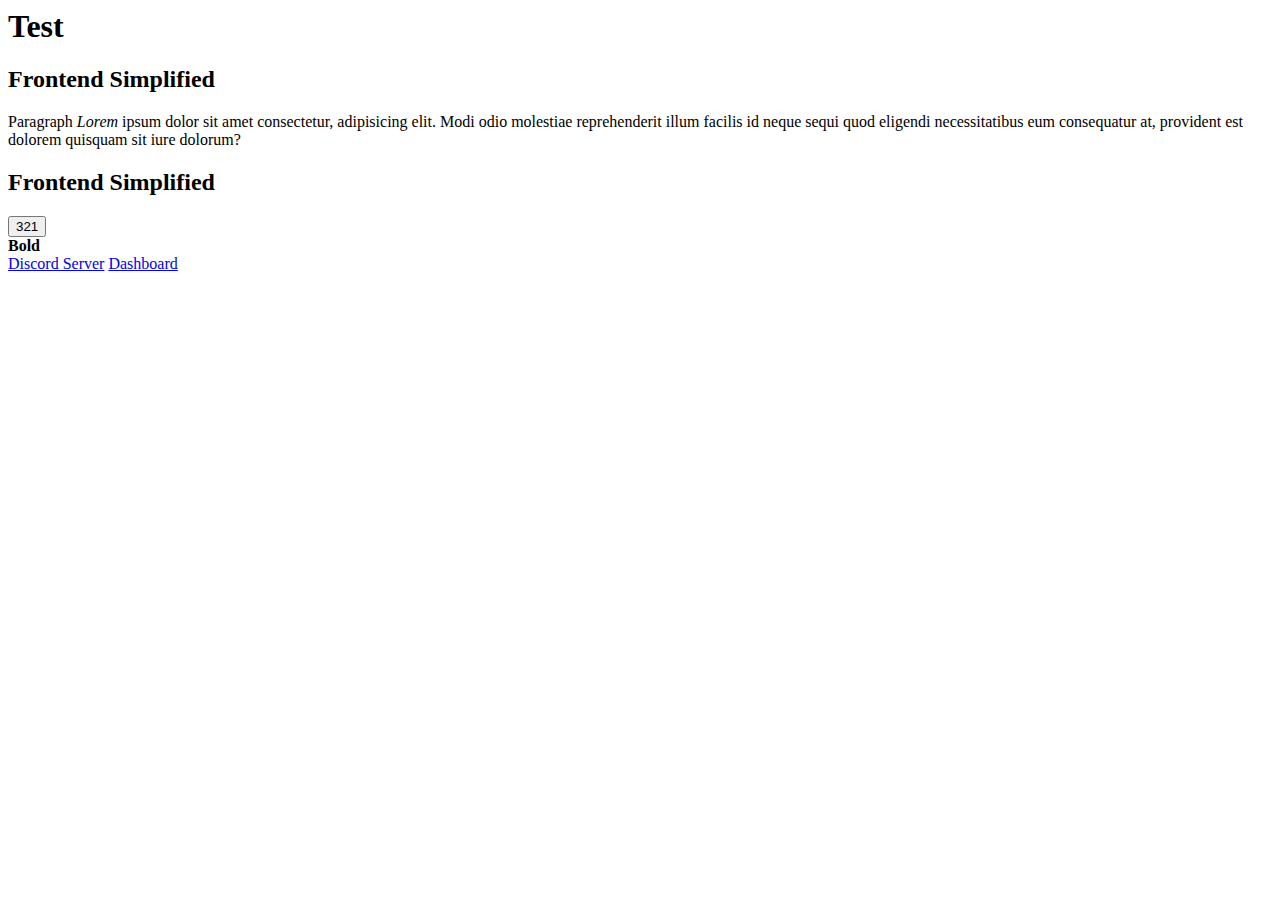
<file: index.html>
<html lang="en">
  <head>
    <meta charset="UTF-8" />
    <meta http-equiv="X-UA-Compatible" content="IE=edge" />
    <meta name="viewport" content="width=device-width, initial-scale=1.0" />
    <title>Test</title>
  </head>
  <body>
    <h1>Test</h1>
    <h2>Frontend Simplified</h2>
    <p>
      Paragraph <i>Lorem</i> ipsum dolor sit amet consectetur, adipisicing elit.
      Modi odio molestiae reprehenderit illum facilis id neque sequi quod
      eligendi necessitatibus eum consequatur at, provident est dolorem quisquam
      sit iure dolorum?
    </p>
    <h2>Frontend Simplified</h2>
    <button>321</button>
    <div>
      <b>Bold</b>
    </div>
    <a href="https://discord.gg/frontend" target="_blank>">Discord Server</a>
    <a href="/dashboard.html" target="_blank>">Dashboard</a>
  </body>
</html>
</file>
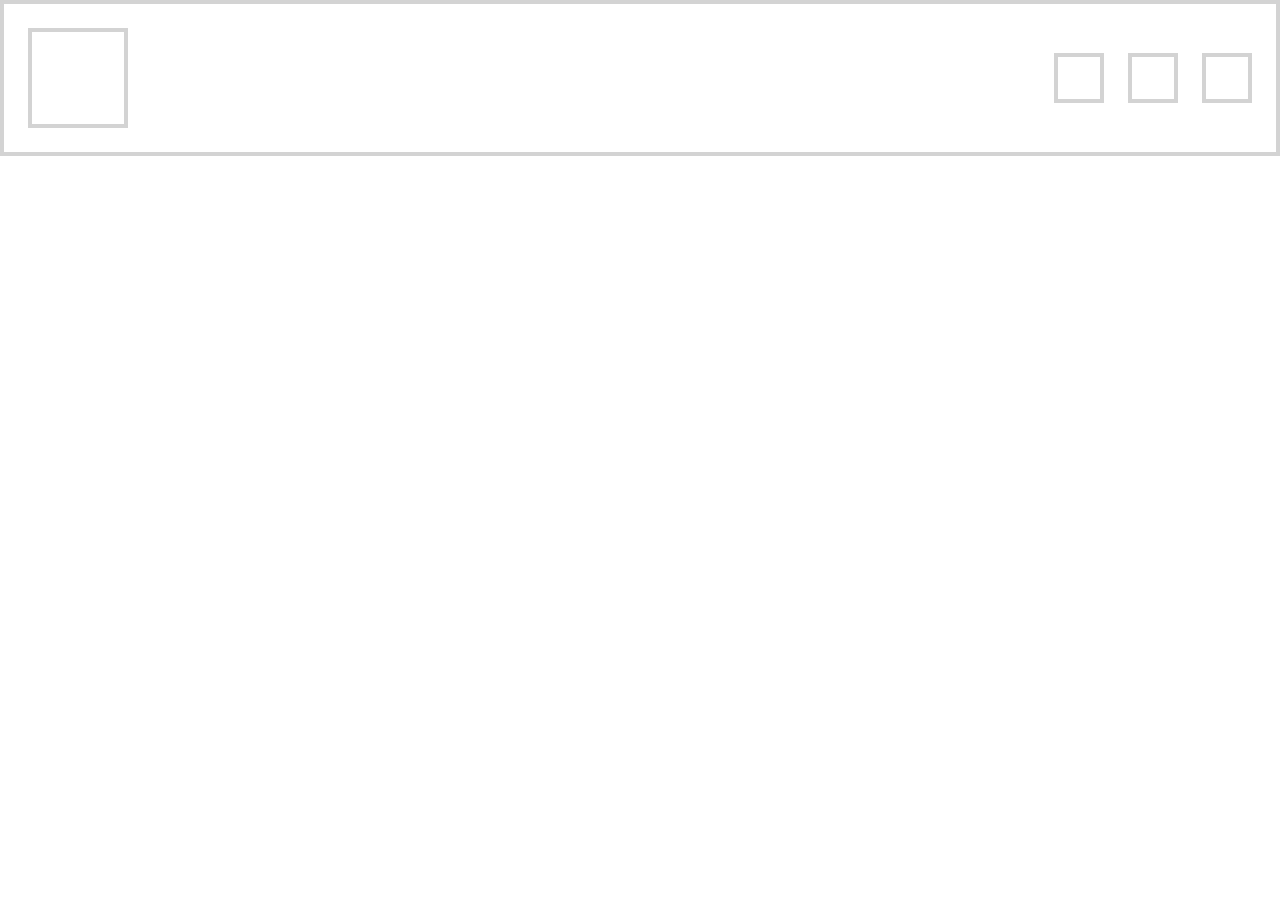
<file: CSS Theory/index.html>
<!DOCTYPE html>
<html lang="en">
  <head>
    <meta charset="UTF-8" />
    <meta http-equiv="X-UA-Compatible" content="IE=edge" />
    <meta name="viewport" content="width=device-width, initial-scale=1.0" />
    <title>Document</title>
    <link rel="stylesheet" href="./style.css" />
  </head>
  <body>
    <div class="container">
      <div class="box"></div>
      <div class="box-wrapper">
        <div class="box box-small"></div>
        <div class="box box-small"></div>
        <div class="box box-small"></div>
      </div>
    </div>
  </body>
</html>
</file>
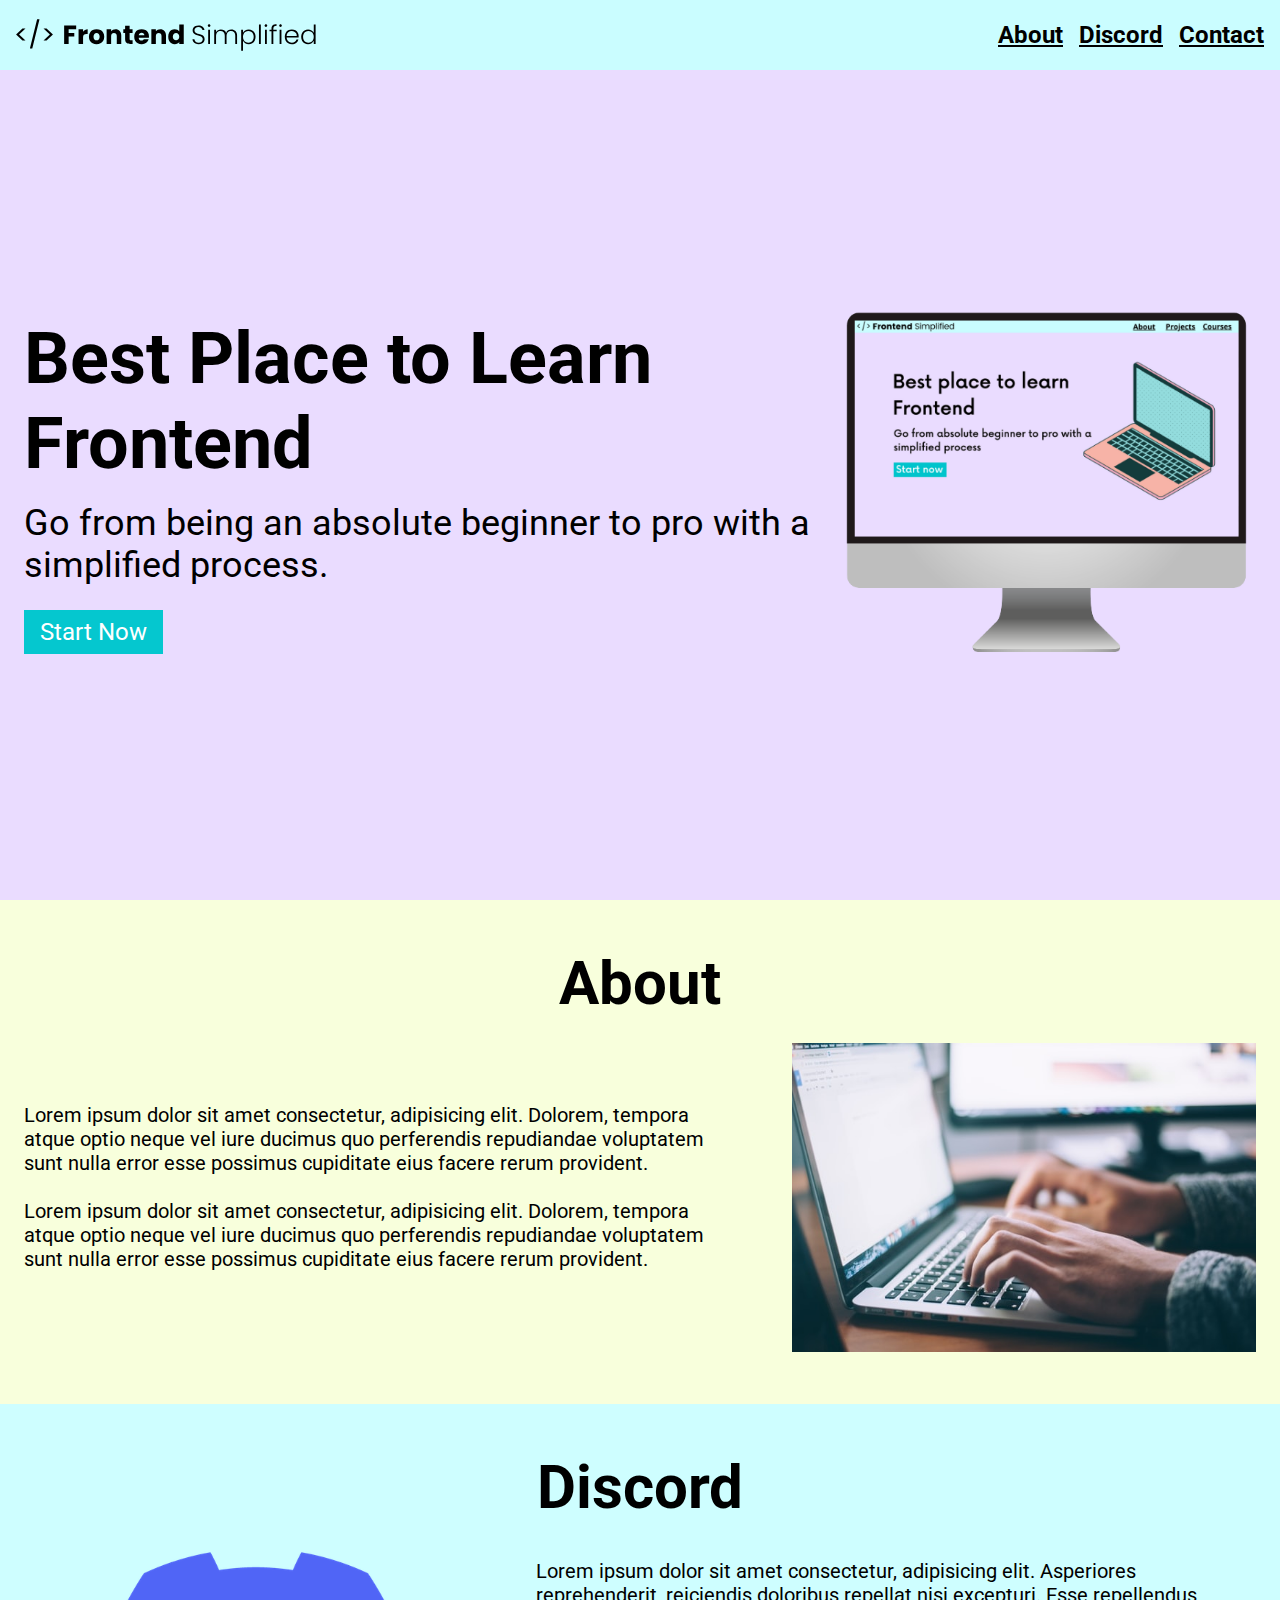
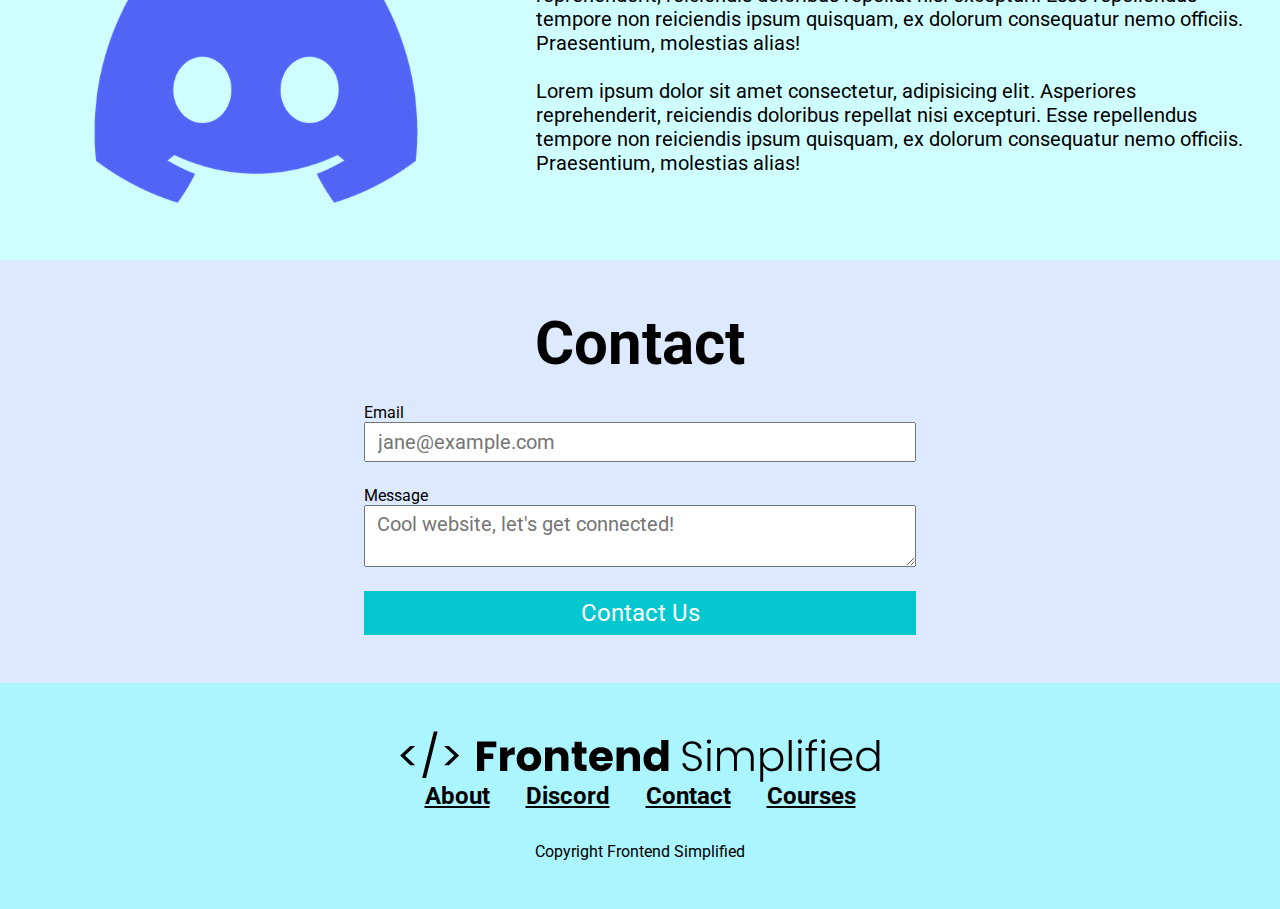
<file: HTML Project/index.html>
<!DOCTYPE html>
<html lang="en">
  <head>
    <meta charset="UTF-8" />
    <meta http-equiv="X-UA-Compatible" content="IE=edge" />
    <meta name="viewport" content="width=device-width, initial-scale=1.0" />
    <link rel="stylesheet" href="style.css" />
    <title>Document</title>
  </head>
  <body>
    <section>
      <nav>
        <img src="assets/FES.svg" class="logo" alt="" />
        <ul>
          <li><a href="#about">About</a></li>
          <li><a href="#discord">Discord</a></li>
          <li><a href="#contact">Contact</a></li>
        </ul>
      </nav>

      <header>
        <div class="row">
          <div class="home__description">
            <h1>Best Place to Learn Frontend</h1>
            <p class="subheader">
              Go from being an absolute beginner to pro with a simplified
              process.
            </p>
            <button class="home__description--button">Start Now</button>
          </div>
          <figure>
            <img src="./assets/laptop.png" alt="" />
          </figure>
        </div>
      </header>
    </section>

    <main>
      <section id="about">
        <h2>About</h2>
        <div class="row">
          <div class="section__description">
            <div class="section__description--wrapper">
              <p class="section__description--para">
                Lorem ipsum dolor sit amet consectetur, adipisicing elit.
                Dolorem, tempora atque optio neque vel iure ducimus quo
                perferendis repudiandae voluptatem sunt nulla error esse
                possimus cupiditate eius facere rerum provident.
              </p>
              <p class="section__description--para">
                Lorem ipsum dolor sit amet consectetur, adipisicing elit.
                Dolorem, tempora atque optio neque vel iure ducimus quo
                perferendis repudiandae voluptatem sunt nulla error esse
                possimus cupiditate eius facere rerum provident.
              </p>
            </div>
            <figure class="about__img--wrapper">
              <img src="./assets/about.jpg" alt="" />
            </figure>
          </div>
        </div>
      </section>

      <section id="discord">
        <h2>Discord</h2>
        <div class="row">
          <div class="section__description">
            <figure class="about__img--wrapper">
              <img src="./assets/discord.png" alt="" />
            </figure>
            <div class="section__description--wrapper">
              <p class="section__description--para">
                Lorem ipsum dolor sit amet consectetur, adipisicing elit.
                Asperiores reprehenderit, reiciendis doloribus repellat nisi
                excepturi. Esse repellendus tempore non reiciendis ipsum
                quisquam, ex dolorum consequatur nemo officiis. Praesentium,
                molestias alias!
              </p>
              <p class="section__description--para">
                Lorem ipsum dolor sit amet consectetur, adipisicing elit.
                Asperiores reprehenderit, reiciendis doloribus repellat nisi
                excepturi. Esse repellendus tempore non reiciendis ipsum
                quisquam, ex dolorum consequatur nemo officiis. Praesentium,
                molestias alias!
              </p>
            </div>
          </div>
        </div>
      </section>

      <section id="contact">
        <h2>Contact</h2>
        <div class="row">
          <form action="">
            <span>Email</span>
            <input type="email" placeholder="jane@example.com" />
            <span>Message</span>
            <textarea
              type="text"
              placeholder="Cool website, let's get connected!"
            ></textarea>
            <button>Contact Us</button>
          </form>
        </div>
      </section>
    </main>

    <footer>
      <img class="footer__logo" src="./assets/FES.svg" alt="" />
      <div class="footer__links">
        <a class="footer__link" href="#about">About</a>
        <a class="footer__link" href="#discord">Discord</a>
        <a class="footer__link" href="#contact">Contact</a>
        <a class="footer__link" href="">Courses</a>
      </div>
      <p>Copyright Frontend Simplified</p>
    </footer>
  </body>
</html>
</file>
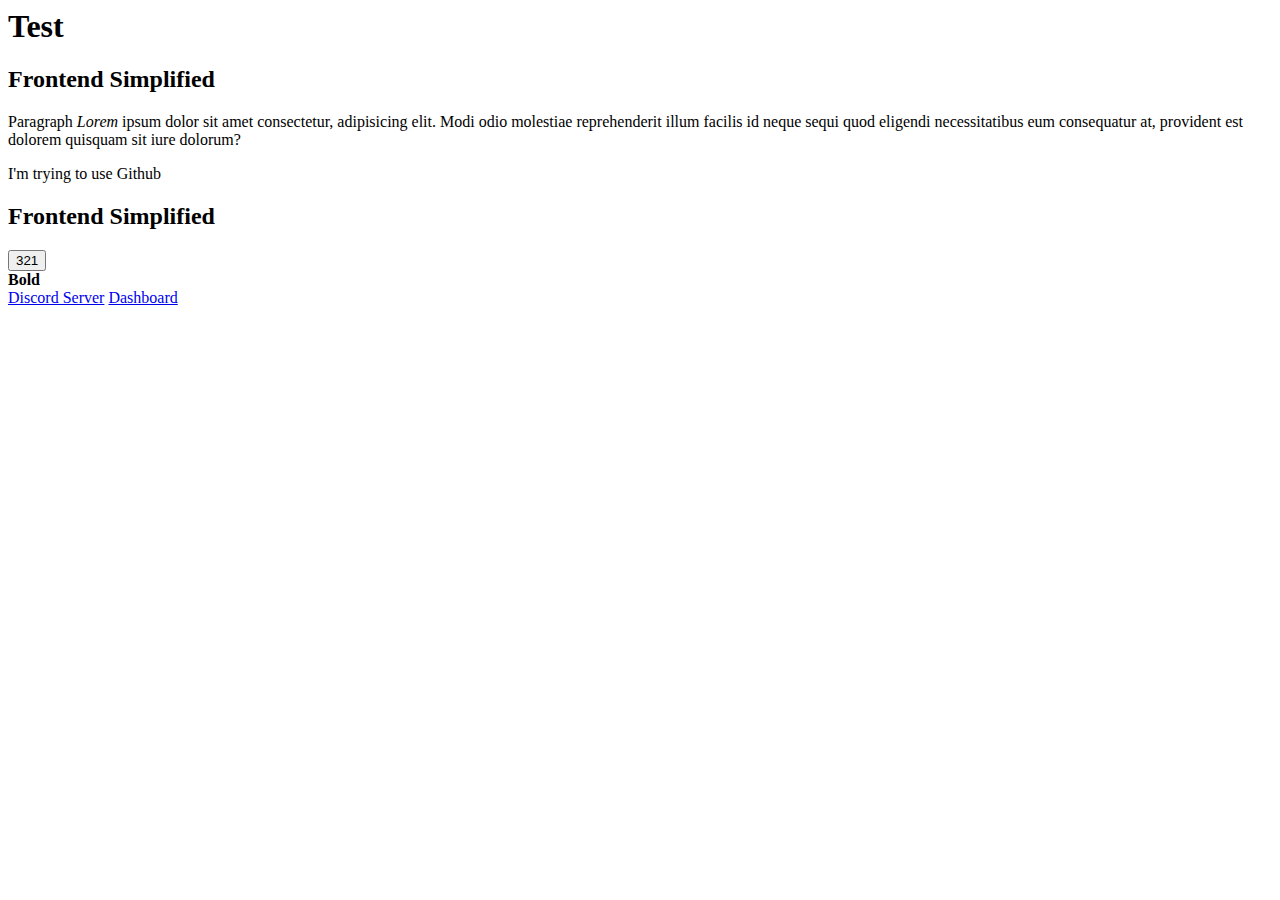
<file: HTML Theory/index.html>
<html lang="en">
  <head>
    <meta charset="UTF-8" />
    <meta http-equiv="X-UA-Compatible" content="IE=edge" />
    <meta name="viewport" content="width=device-width, initial-scale=1.0" />
    <title>Test</title>
  </head>
  <body>
    <h1>Test</h1>
    <h2>Frontend Simplified</h2>
    <p>
      Paragraph <i>Lorem</i> ipsum dolor sit amet consectetur, adipisicing elit.
      Modi odio molestiae reprehenderit illum facilis id neque sequi quod
      eligendi necessitatibus eum consequatur at, provident est dolorem quisquam
      sit iure dolorum?
    </p>
    <p>I'm trying to use Github</p>
    <h2>Frontend Simplified</h2>
    <button>321</button>
    <div>
      <b>Bold</b>
    </div>
    <a href="https://discord.gg/frontend" target="_blank>">Discord Server</a>
    <a href="/dashboard.html" target="_blank>">Dashboard</a>
  </body>
</html>
</file>
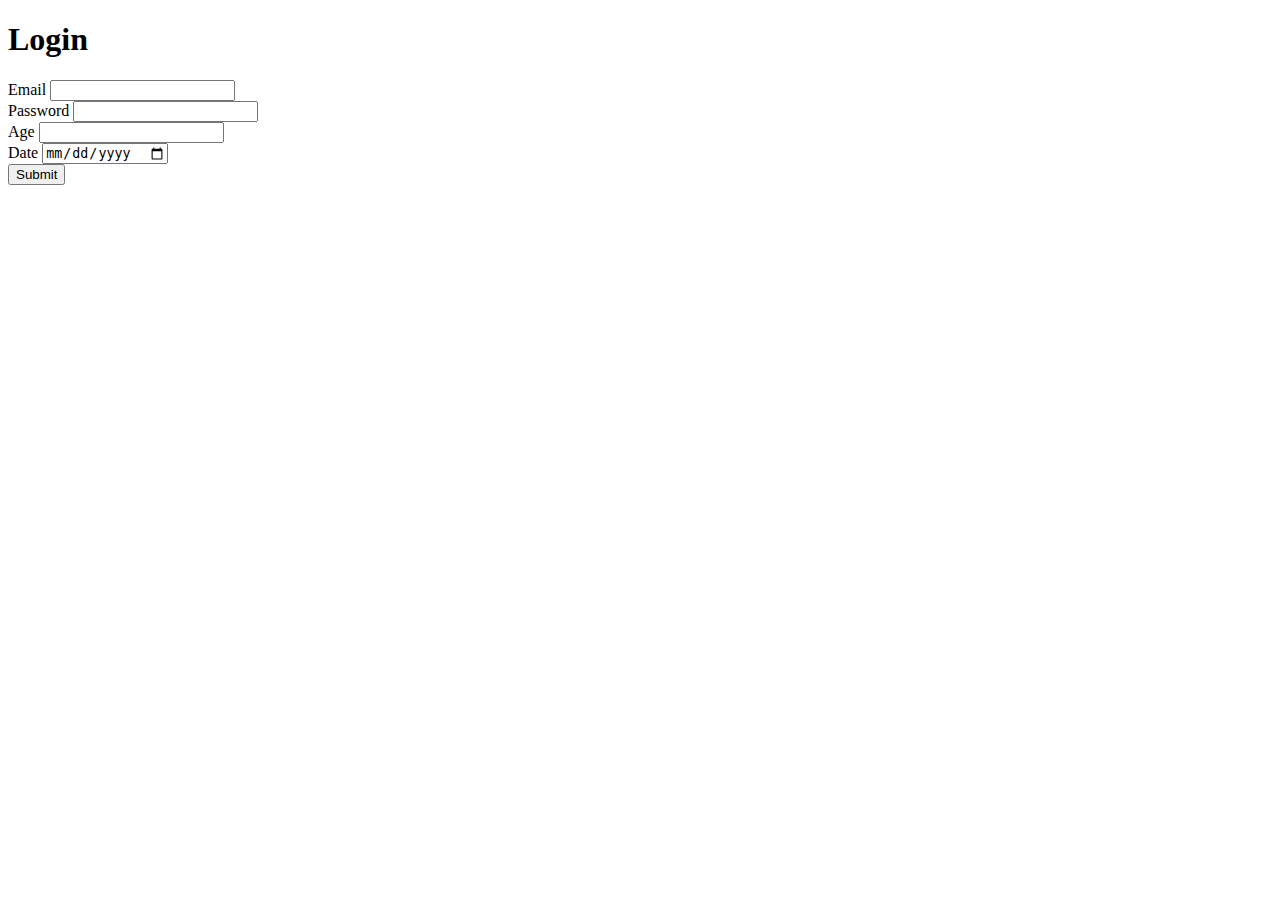
<file: login.html>
<!DOCTYPE html>
<html lang="en">
  <head>
    <meta charset="UTF-8" />
    <meta http-equiv="X-UA-Compatible" content="IE=edge" />
    <meta name="viewport" content="width=<device-width>, initial-scale=1.0" />
    <title>Form Practice</title>
  </head>
  <body>
    <h1>Login</h1>
    <form>
      <div>
        <label>Email</label>
        <input type="email" />
      </div>
      <div>
        <label>Password</label>
        <input type="password" />
      </div>
      <div>
        <label>Age</label>
        <input type="number" />
      </div>
      <div>
        <label>Date</label>
        <input type="date" />
      </div>
      <button>Submit</button>
    </form>
  </body>
</html>
</file>
<file: CSS Theory/style.css>
* {
    box-sizing: border-box;
    padding: 0%;
    margin: 0;
}

.box {
    border: 4px solid lightgray;
    width: 100px;
    height: 100px;
}

.box-small {
    width: 50px;
    height: 50px;
    margin-left: 24px;
}

.container {
    border: 4px solid lightgray;
    display: flex;
    justify-content: space-between;
    padding: 24px;
}

.box-wrapper{
    display: flex;
    align-items: center;
}
</file>
<file: HTML Project/style.css>
@import url("https://fonts.googleapis.com/css2?family=Roboto:ital,wght@0,400;0,500;0,700;1,300&display=swap");
* {
  padding: 0%;
  margin: 0%;
  box-sizing: border-box;
  font-family: "Roboto", sans-serif;
}

/* 

NAVBAR 

*/

nav {
  height: 70px;
  display: flex;
  justify-content: space-between;
  align-items: center;
  padding: 0px 16px 0px 16px;
  background-color: #cafdff;
}

/* 

HEADER

*/

header {
  background-color: #eadcff;
  height: calc(100vh - 70px);
  padding: 24px;
  display: flex;
  align-items: center;
  justify-content: center;
}

h1 {
  font-size: 72px;
}

.subheader {
  font-size: 36px;
  margin: 16px 0px 24px 0px;
}

button {
  background-color: #05c7cf;
  color: white;
  border: none;
  padding: 8px 16px;
  font-size: 24px;
  cursor: pointer;
}
.logo {
  width: 300px;
}

a {
  color: black;
  font-size: 24px;
  font-weight: 700;
}

ul {
  display: flex;
}

li {
  list-style-type: none;
  padding-left: 16px;
}

.row {
  width: 100%;
  max-width: 1300px;
  display: flex;
  align-items: center;
  justify-content: center;
  margin: 0 auto;
}

#about,
#discord,
#contact,
footer {
  padding: 48px 0;
}

/* 

ABOUT 

*/

#about {
  background-color: #f8ffdc;
}

h2 {
  font-size: 60px;
  text-align: center;
  margin-bottom: 24px;
}

.section__description {
  display: flex;
  justify-content: center;
  align-items: center;
}

.about__img--wrapper {
  width: 40%;
  padding: 0 24px;
}

img {
  width: 100%;
}

.section__description--wrapper {
  width: 60%;
  padding: 0 24px;
}

.section__description--para {
  font-size: 20px;
  list-style: 1.5;
  margin-bottom: 24px;
}

/* 

DISCORD 

*/

#discord {
  background-color: #cefeff;
}

/* 

CONTACT

*/

#contact {
  background-color: #dce9ff;
}

form {
  width: 100%;
  max-width: 600px;
  display: flex;
  flex-direction: column;
  margin: 0 auto;
  padding: 0 24px;
}

input,
textarea {
  margin-bottom: 24px;
  font-size: 20px;
  padding: 6px 12px;
}

/* 

FOOTER

*/

footer {
  background-color: #aaf5ff;
  display: flex;
  flex-direction: column;
  align-items: center;
}

.footer__logo {
  max-width: 480px;
}

.footer__links {
  margin-bottom: 32px;
}

.footer__link {
  padding: 0 16px;
}

@media (max-width: 728px) {
  .row {
    flex-direction: column;
  }
  .home__description {
    margin-bottom: 24px;
    display: flex;
    flex-direction: column;
    align-items: center;
  }

  .home__description--button {
    max-width: 240px;
  }

  h1 {
    text-align: center;
    font-size: 60px;
  }

  .subheader {
    text-align: center;
    font-size: 28px;
  }

  ul {
    display: none;
  }

  .section__description {
    flex-direction: column;
  }

  .section__description--wrapper {
    width: 100%;
  }

  .about__img--wrapper {
    width: 100%;
  }

  #discord .section__description {
    flex-direction: column-reverse;
  }

  footer {
    padding: 48px 24px;
  }

  .footer__logo {
    max-width: 360px;
  }

  .footer__link {
    padding: 0 4px;
    font-size: 18px;
  }

  .footer__links {
  margin-bottom: 24px;
}
}
</file>
